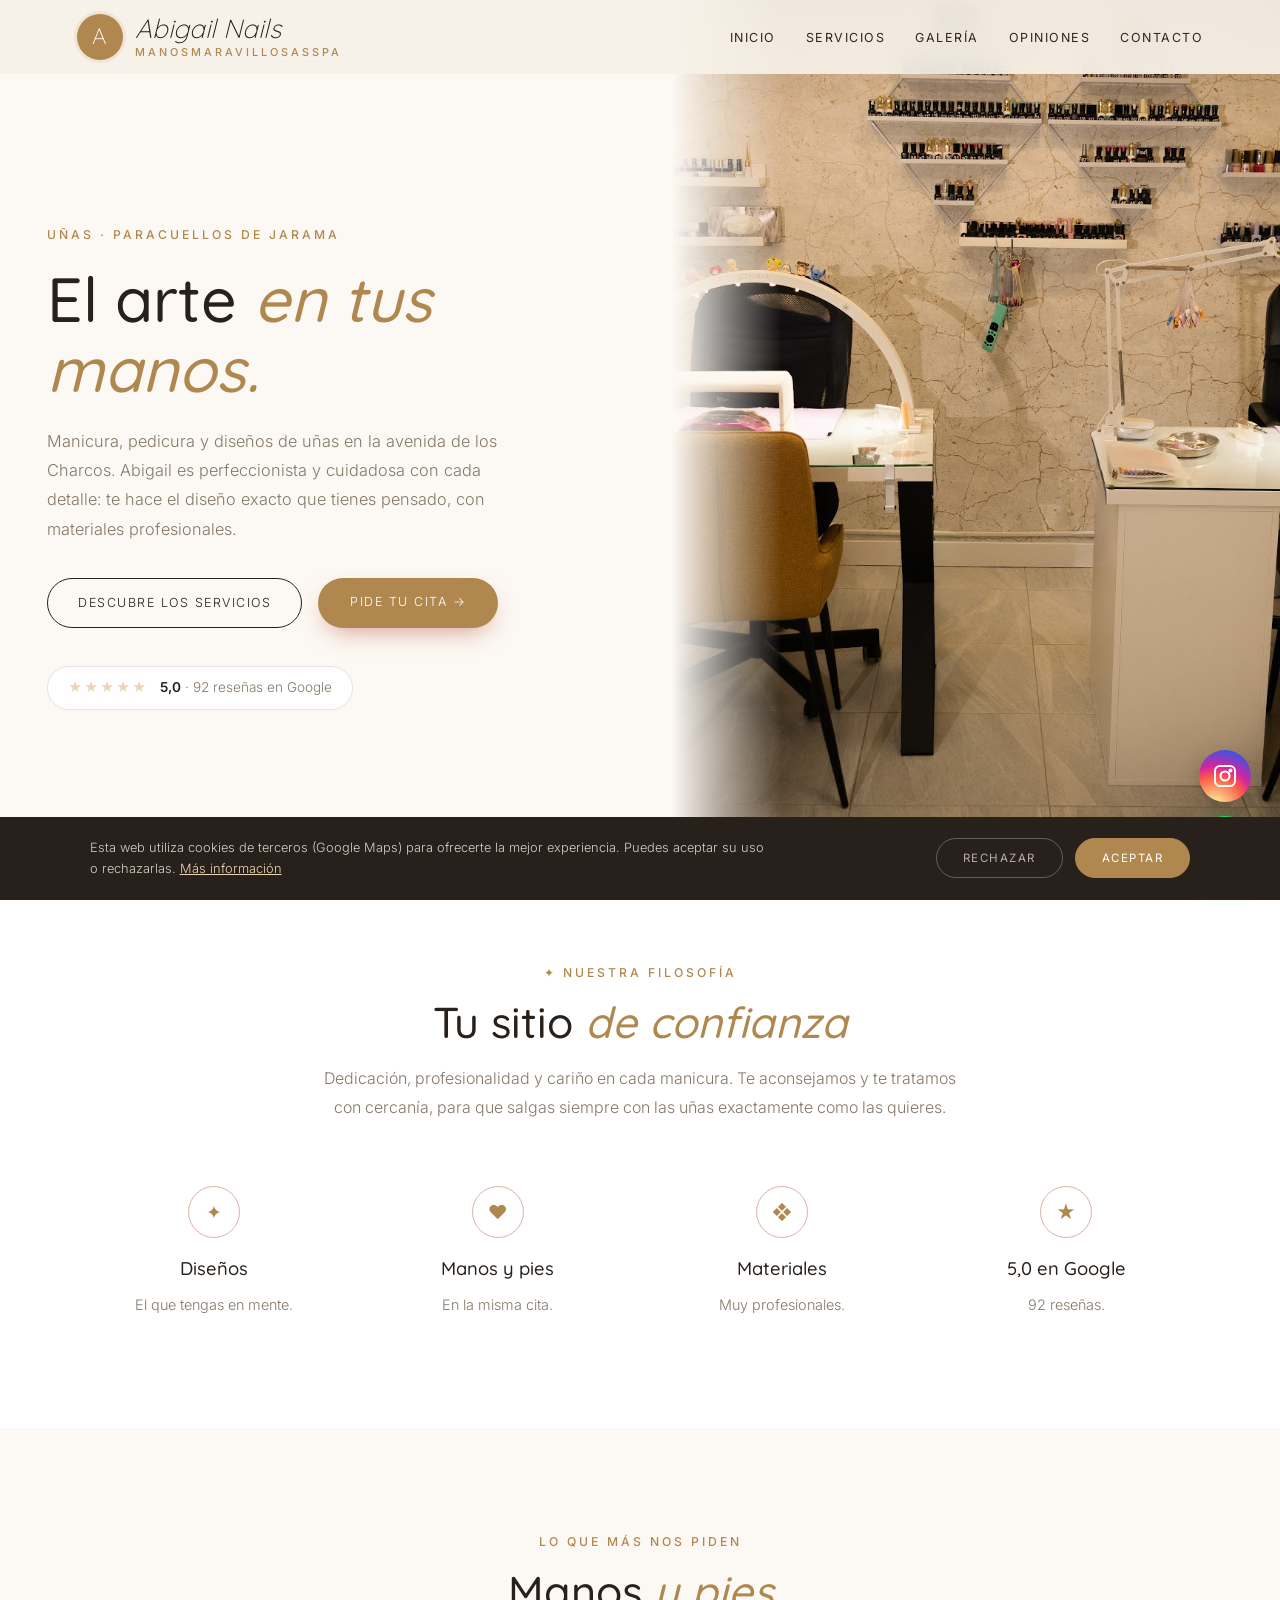
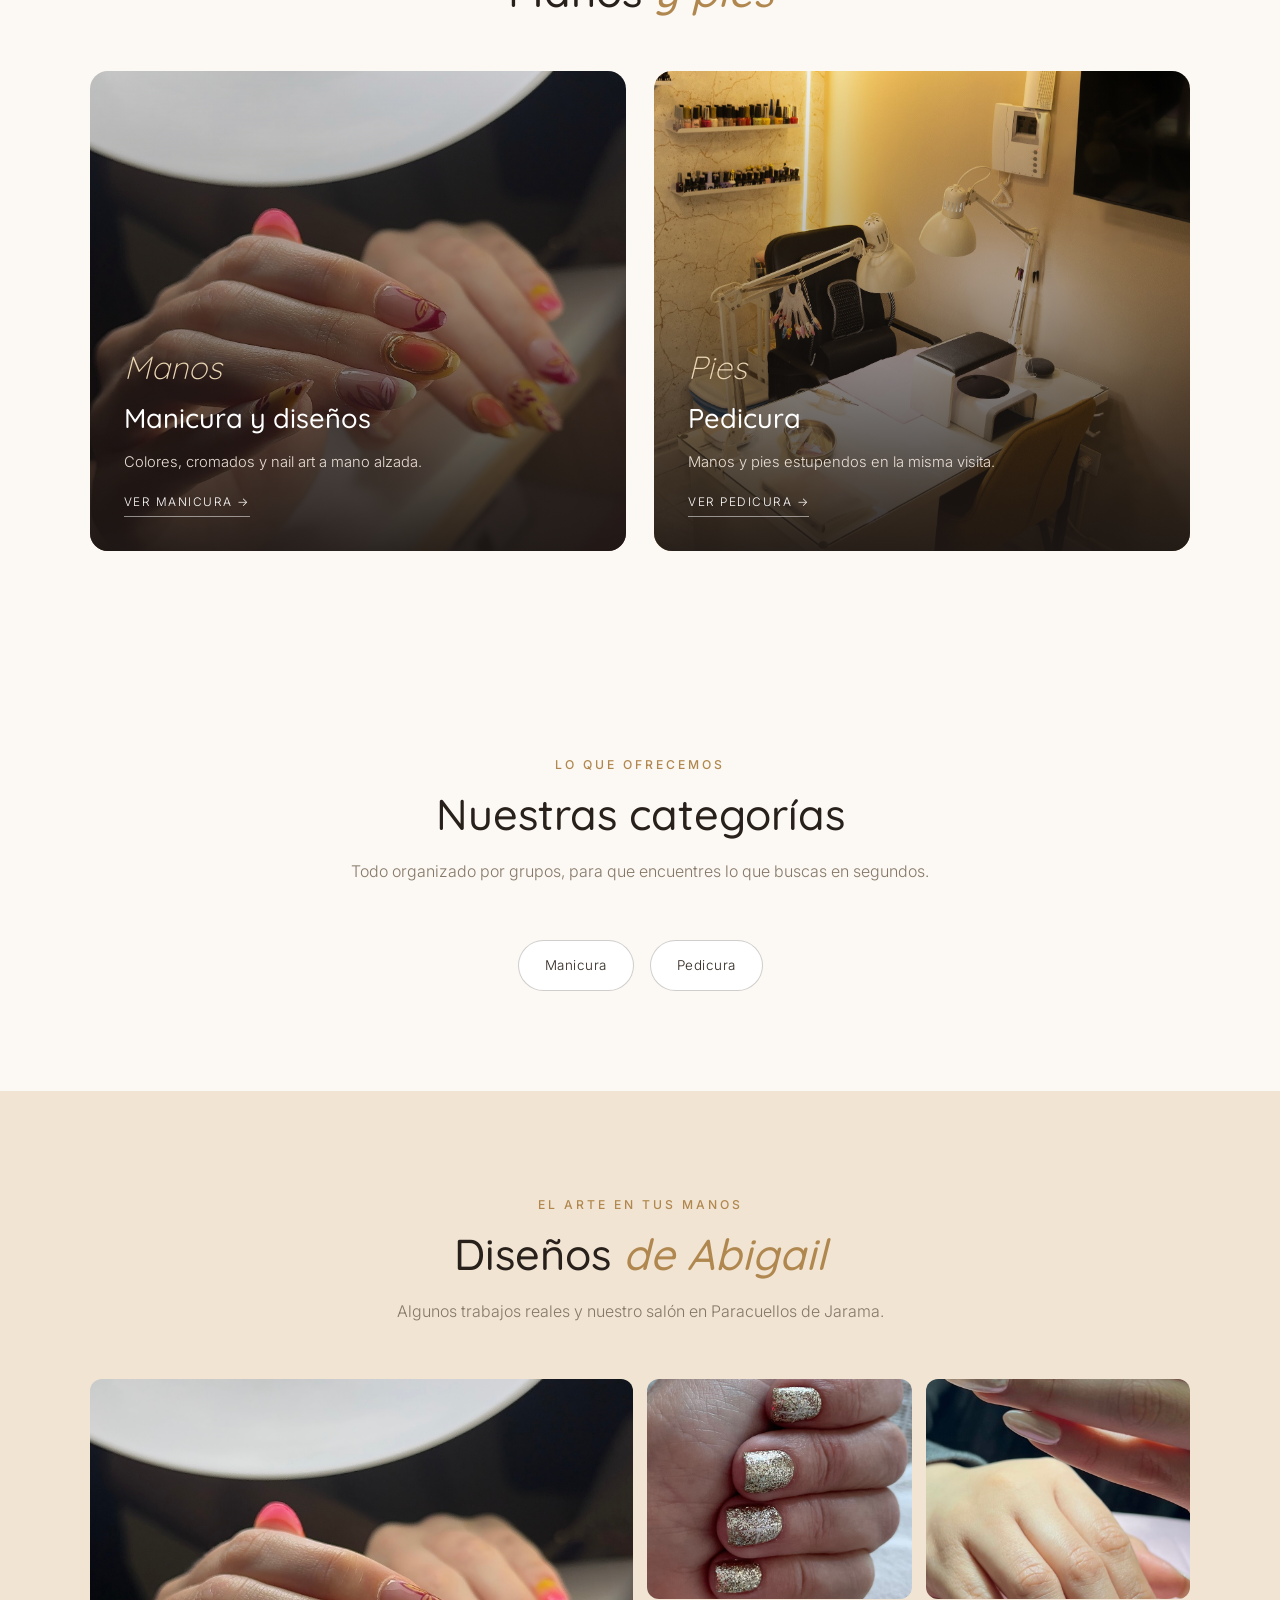
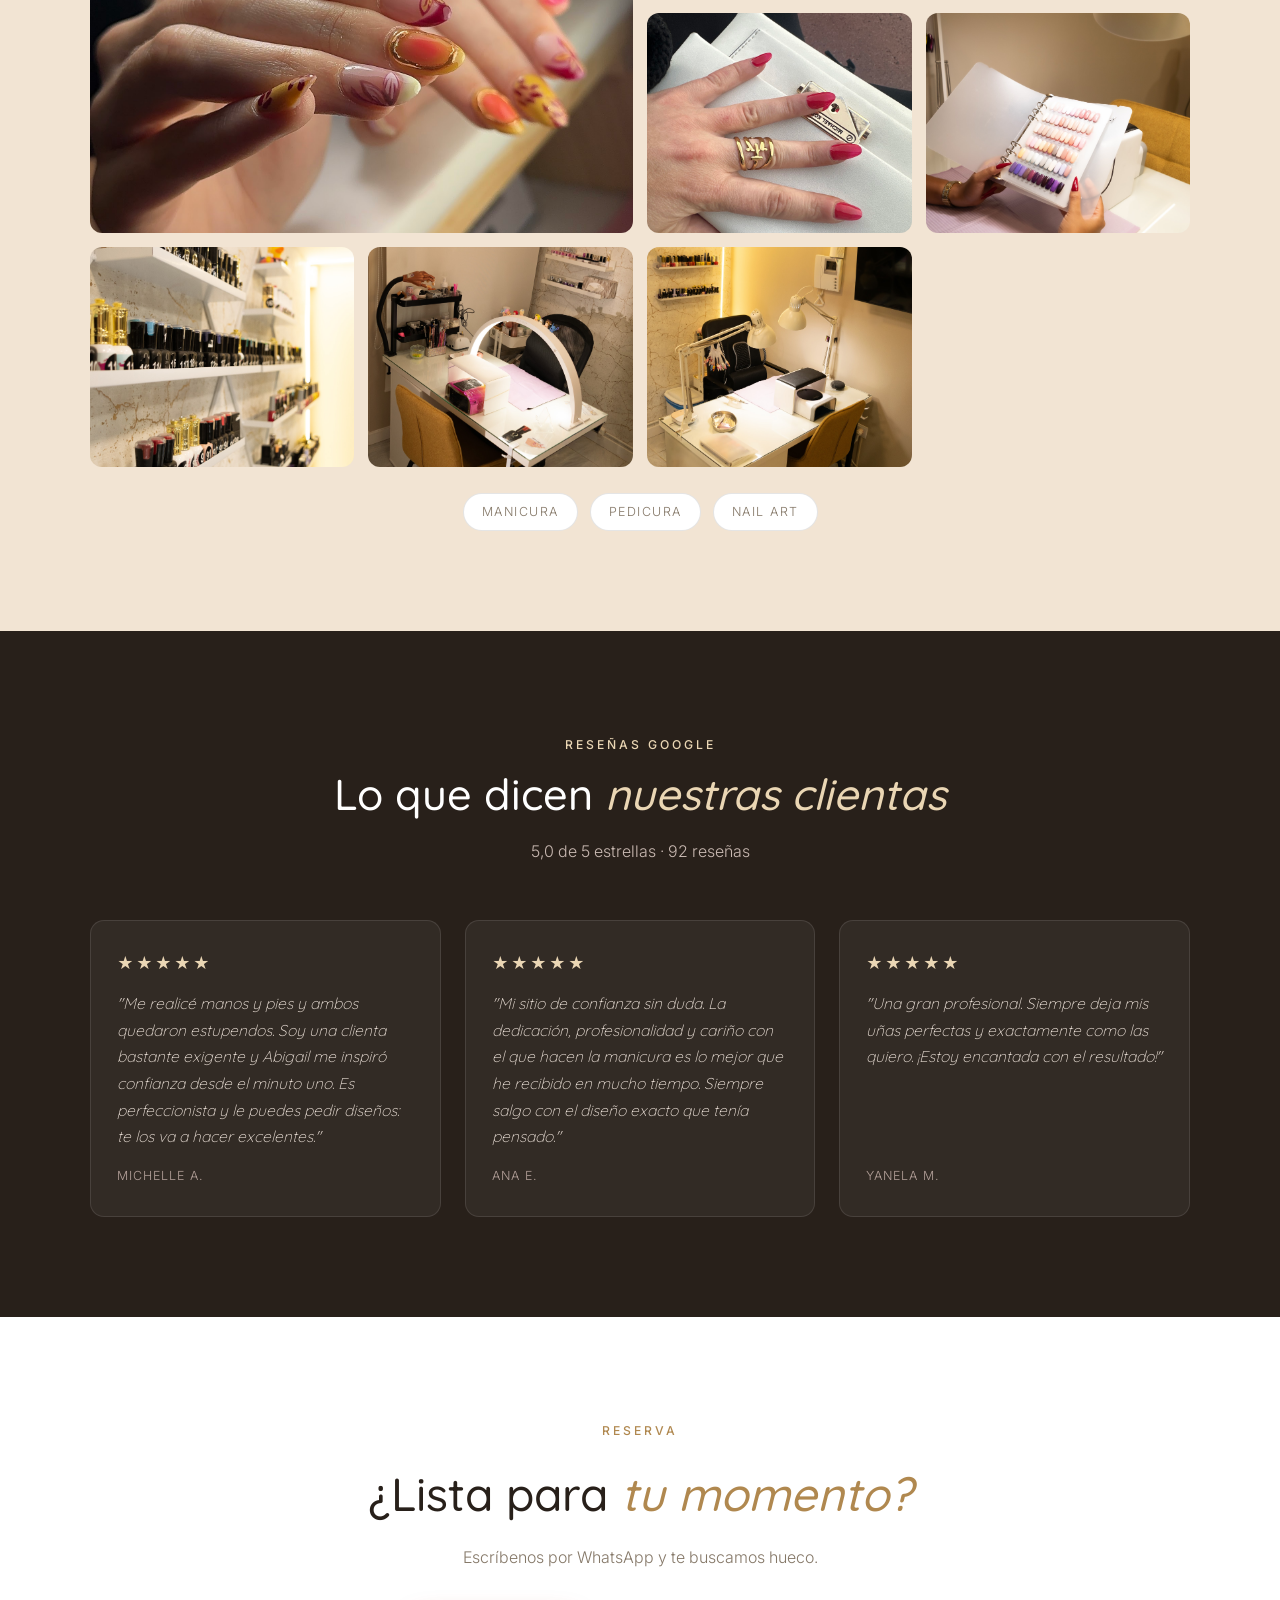
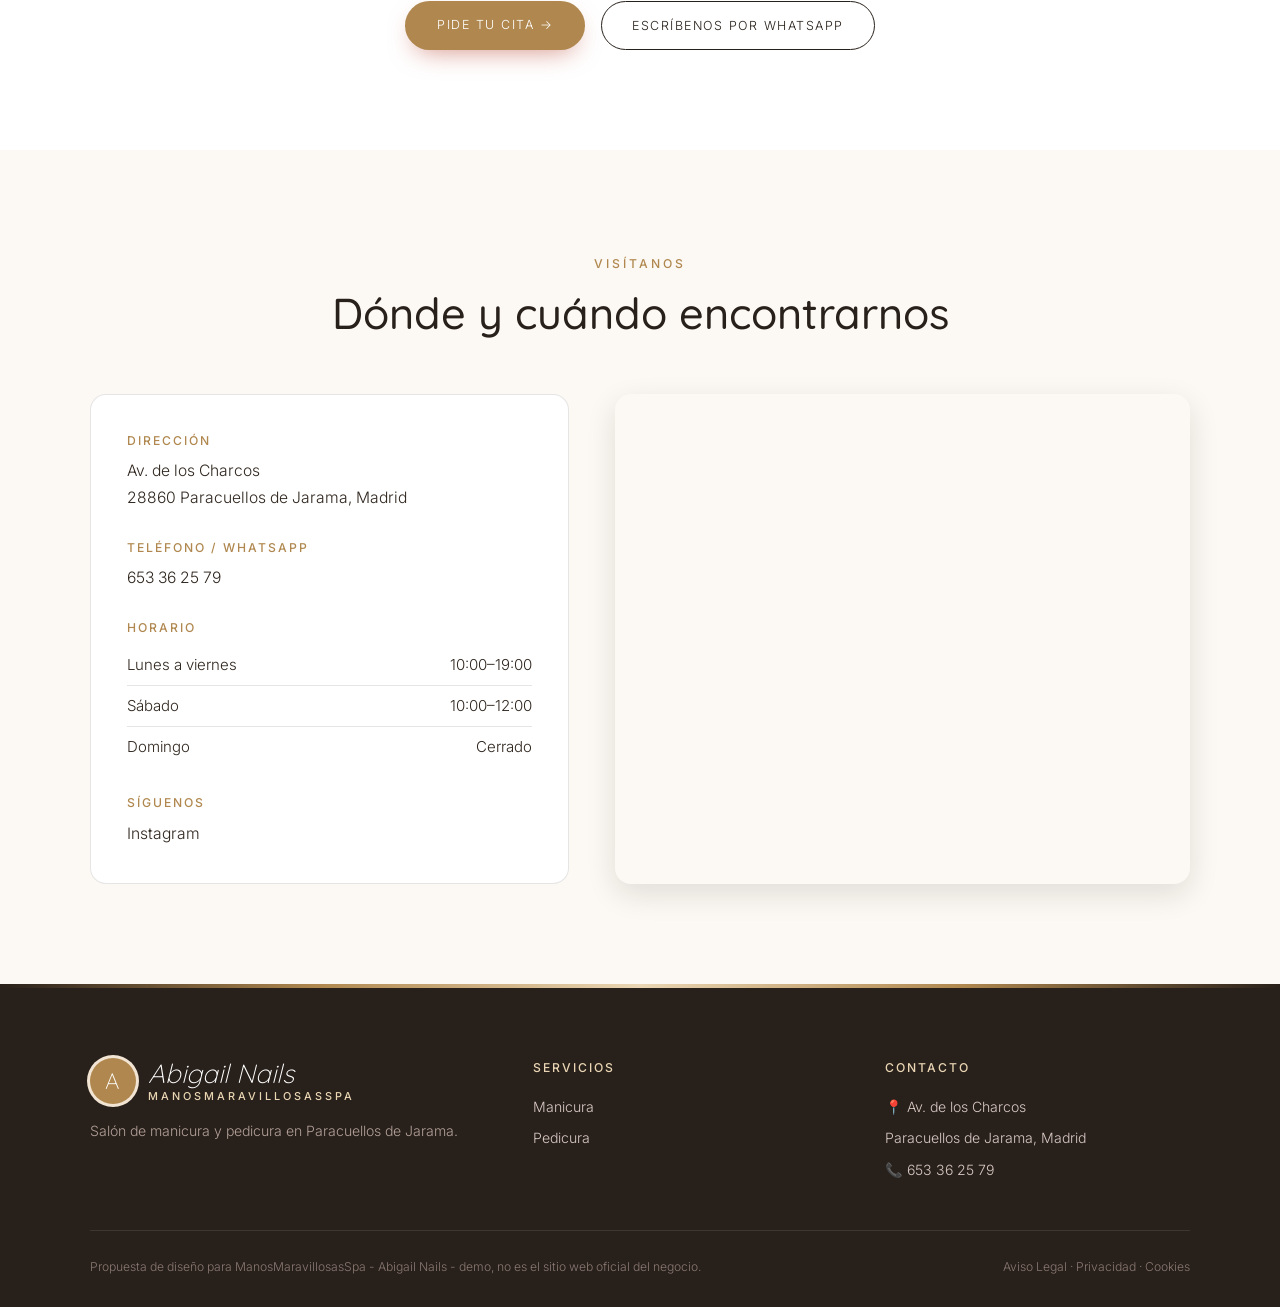
<file: index.html>
<!DOCTYPE html>
<html lang="es">
<head>
<meta charset="UTF-8">
<meta name="viewport" content="width=device-width, initial-scale=1.0">
<title>ManosMaravillosasSpa - Abigail Nails — Manicura, pedicura y diseños de uñas en Paracuellos de Jarama</title>
<meta name="description" content="ManosMaravillosasSpa - Abigail Nails, salón de manicura y pedicura en Av. de los Charcos, Paracuellos de Jarama. Manicura, pedicura y diseños de uñas con Abigail, perfeccionista y cuidadosa con el detalle. 5,0★ con 92 reseñas en Google.">
<meta name="theme-color" content="#28201a">
<meta property="og:title" content="ManosMaravillosasSpa - Abigail Nails · Paracuellos de Jarama">
<meta property="og:image" content="maps_01.jpg">

<link rel="preconnect" href="https://fonts.googleapis.com"><link rel="preconnect" href="https://fonts.gstatic.com" crossorigin><link href="https://fonts.googleapis.com/css2?family=Quicksand:wght@500;600&family=Inter:wght@300;400;500;600&display=swap" rel="stylesheet">
<link rel="stylesheet" href="styles.css">
</head>
<body>

<header id="header">
  <a href="index.html" class="logo" aria-label="ManosMaravillosasSpa - Abigail Nails, inicio"><span class="logo-mark">A</span><span class="logo-text"><span class="script">Abigail Nails</span><small>ManosMaravillosasSpa</small></span></a>
  <nav id="nav" aria-label="Navegación principal"><ul><li><a href="index.html#inicio">Inicio</a></li><li><a href="servicios.html">Servicios</a></li><li><a href="index.html#galeria">Galería</a></li><li><a href="index.html#opiniones">Opiniones</a></li><li><a href="index.html#contacto">Contacto</a></li></ul></nav><button class="nav-toggle" id="navToggle" aria-label="Abrir menú">☰</button>
</header>

<section class="hero" id="inicio">
  <div class="hero-text">
    <span class="eyebrow">Uñas · Paracuellos de Jarama</span>
    <h1>El arte <em>en tus manos.</em></h1>
    <p>Manicura, pedicura y diseños de uñas en la avenida de los Charcos. Abigail es perfeccionista y cuidadosa con cada detalle: te hace el diseño exacto que tienes pensado, con materiales profesionales.</p>
    <div class="hero-ctas">
      <a href="servicios.html" class="btn-outline">Descubre los servicios</a>
      <a href="https://wa.me/34653362579?text=Hola%2C%20quiero%20pedir%20cita%20en%20Abigail%20Nails" class="btn-solid" target="_blank" rel="noopener">Pide tu cita →</a>
    </div>
    <a class="hero-rating" href="https://www.google.com/maps/search/?api=1&query=ManosMaravillosasSpa+Abigail+Nails,+Avenida+de+los+Charcos,+Paracuellos+de+Jarama" target="_blank" rel="noopener"><span class="stars">★★★★★</span><span><strong>5,0</strong> · 92 reseñas en Google</span></a>
  </div>
  <div class="hero-img"><img src="maps_01.jpg" alt="Salón ManosMaravillosasSpa - Abigail Nails en Paracuellos de Jarama" style="object-position:center 50%;"></div>
</section>

<section class="trust">
  <div class="section-head">
    <span class="eyebrow">✦ Nuestra filosofía</span>
    <h2>Tu sitio <em>de confianza</em></h2>
    <p>Dedicación, profesionalidad y cariño en cada manicura. Te aconsejamos y te tratamos con cercanía, para que salgas siempre con las uñas exactamente como las quieres.</p>
  </div>
  <div class="trust-grid">
    <div class="trust-card"><span class="trust-ic">✦</span><h3>Diseños</h3><p>El que tengas en mente.</p></div>
    <div class="trust-card"><span class="trust-ic">♥</span><h3>Manos y pies</h3><p>En la misma cita.</p></div>
    <div class="trust-card"><span class="trust-ic">❖</span><h3>Materiales</h3><p>Muy profesionales.</p></div>
    <div class="trust-card"><span class="trust-ic">★</span><h3>5,0 en Google</h3><p>92 reseñas.</p></div>
  </div>
</section>

<section class="worlds">
  <div class="section-head">
    <span class="eyebrow">Lo que más nos piden</span>
    <h2>Manos <em>y pies</em></h2>
  </div>
  <div class="worlds-grid">
    <a href="servicios.html#manos" class="world-card"><img src="maps_08.jpg" alt="Manicura y diseños"><div class="world-text"><span class="script">Manos</span><h3>Manicura y diseños</h3><p>Colores, cromados y nail art a mano alzada.</p><span class="world-link">Ver manicura →</span></div></a>
    <a href="servicios.html#pies" class="world-card"><img src="maps_04.jpg" alt="Pedicura"><div class="world-text"><span class="script">Pies</span><h3>Pedicura</h3><p>Manos y pies estupendos en la misma visita.</p><span class="world-link">Ver pedicura →</span></div></a>
  </div>
</section>

<section>
  <div class="section-head">
    <span class="eyebrow">Lo que ofrecemos</span>
    <h2>Nuestras categorías</h2>
    <p>Todo organizado por grupos, para que encuentres lo que buscas en segundos.</p>
  </div>
  <div class="cat-pills">
    <a href="servicios.html#manos" class="cat-pill">Manicura</a>
    <a href="servicios.html#pies" class="cat-pill">Pedicura</a>
  </div>
</section>

<section class="gallery-wrap" id="galeria">
  <div class="section-head">
    <span class="eyebrow">El arte en tus manos</span>
    <h2>Diseños <em>de Abigail</em></h2>
    <p>Algunos trabajos reales y nuestro salón en Paracuellos de Jarama.</p>
  </div>
  <div class="gallery">
    <figure class="big"><img src="maps_08.jpg" alt="Diseño de uñas otoñal" loading="lazy"></figure>
    <figure><img src="maps_02.jpg" alt="Uñas doradas con brillo" loading="lazy"></figure>
    <figure><img src="maps_03.jpg" alt="Manicura nude perlada" loading="lazy"></figure>
    <figure><img src="maps_07.jpg" alt="Manicura en rojo" loading="lazy"></figure>
    <figure><img src="maps_10.jpg" alt="Carta de colores" loading="lazy"></figure>
    <figure><img src="maps_06.jpg" alt="Nuestra pared de esmaltes" loading="lazy"></figure>
    <figure><img src="maps_05.jpg" alt="Mesa de manicura" loading="lazy"></figure>
    <figure><img src="maps_04.jpg" alt="Puesto de trabajo" loading="lazy"></figure>
  </div>
  <div class="brands"><span>Manicura</span><span>Pedicura</span><span>Nail art</span></div>
</section>

<section class="reviews-wrap" id="opiniones">
  <div class="section-head">
    <span class="eyebrow">Reseñas Google</span>
    <h2>Lo que dicen <em>nuestras clientas</em></h2>
    <p>5,0 de 5 estrellas · 92 reseñas</p>
  </div>
  <div class="review-grid">
    <div class="review-card"><div class="stars">★★★★★</div><p>"Me realicé manos y pies y ambos quedaron estupendos. Soy una clienta bastante exigente y Abigail me inspiró confianza desde el minuto uno. Es perfeccionista y le puedes pedir diseños: te los va a hacer excelentes."</p><cite>Michelle A.</cite></div>
    <div class="review-card"><div class="stars">★★★★★</div><p>"Mi sitio de confianza sin duda. La dedicación, profesionalidad y cariño con el que hacen la manicura es lo mejor que he recibido en mucho tiempo. Siempre salgo con el diseño exacto que tenía pensado."</p><cite>Ana E.</cite></div>
    <div class="review-card"><div class="stars">★★★★★</div><p>"Una gran profesional. Siempre deja mis uñas perfectas y exactamente como las quiero. ¡Estoy encantada con el resultado!"</p><cite>Yanela M.</cite></div>
  </div>
</section>

<section class="cta-section">
  <span class="eyebrow">Reserva</span>
  <h2>¿Lista para <em>tu momento?</em></h2>
  <p>Escríbenos por WhatsApp y te buscamos hueco.</p>
  <div class="cta-row">
    <a href="https://wa.me/34653362579?text=Hola%2C%20quiero%20pedir%20cita%20en%20Abigail%20Nails" class="btn-solid" target="_blank" rel="noopener">Pide tu cita →</a>
    <a href="https://wa.me/34653362579?text=Hola%2C%20quiero%20pedir%20cita%20en%20Abigail%20Nails" class="btn-outline" target="_blank" rel="noopener">Escríbenos por WhatsApp</a>
  </div>
</section>

<section class="contact-section" id="contacto">
  <div class="section-head">
    <span class="eyebrow">Visítanos</span>
    <h2>Dónde y cuándo encontrarnos</h2>
  </div>
  <div class="contact-grid">
    <div class="contact-info">
      <div class="contact-block"><h3>Dirección</h3><p>Av. de los Charcos<br>28860 Paracuellos de Jarama, Madrid</p></div>
      <div class="contact-block"><h3>Teléfono / WhatsApp</h3><p><a href="tel:+34653362579">653 36 25 79</a></p></div>
      <div class="contact-block"><h3>Horario</h3><ul class="hours-list"><li><span>Lunes a viernes</span><span>10:00–19:00</span></li><li><span>Sábado</span><span>10:00–12:00</span></li><li><span>Domingo</span><span>Cerrado</span></li></ul></div>
      <div class="contact-block"><h3>Síguenos</h3><p><a href="https://www.instagram.com/abigailnailsartss/" target="_blank" rel="noopener">Instagram</a></p></div>
    </div>
    <div class="contact-map">
      <iframe title="Mapa de ManosMaravillosasSpa - Abigail Nails" src="https://www.google.com/maps?q=ManosMaravillosasSpa+Abigail+Nails,+Avenida+de+los+Charcos,+Paracuellos+de+Jarama&output=embed" width="100%" height="100%" style="border:0;" allowfullscreen="" loading="lazy" referrerpolicy="no-referrer-when-downgrade"></iframe>
    </div>
  </div>
</section>

<footer>
  <div class="footer-grid">
    <div class="footer-brand">
      <a href="index.html" class="logo light"><span class="logo-mark">A</span><span class="logo-text"><span class="script">Abigail Nails</span><small>ManosMaravillosasSpa</small></span></a>
      <p>Salón de manicura y pedicura en Paracuellos de Jarama.</p>
    </div>
    <div><h4>Servicios</h4><ul><li><a href="servicios.html#manos">Manicura</a></li><li><a href="servicios.html#pies">Pedicura</a></li></ul></div>
    <div><h4>Contacto</h4><ul><li>📍 Av. de los Charcos</li><li>Paracuellos de Jarama, Madrid</li><li>📞 <a href="tel:+34653362579">653 36 25 79</a></li></ul></div>
  </div>
  <div class="footer-bottom">
    <span>Propuesta de diseño para ManosMaravillosasSpa - Abigail Nails - demo, no es el sitio web oficial del negocio.</span>
    <span><a href="aviso-legal.html">Aviso Legal</a> &middot; <a href="politica-privacidad.html">Privacidad</a> &middot; <a href="politica-cookies.html">Cookies</a></span>
  </div>
</footer>

<div id="cookie-banner" class="cookie-banner"><p>Esta web utiliza cookies de terceros (Google Maps) para ofrecerte la mejor experiencia. Puedes aceptar su uso o rechazarlas. <a href="politica-cookies.html">Más información</a></p><div class="cookie-actions"><button onclick="setCookieChoice('rejected')" class="ck-reject">Rechazar</button><button onclick="setCookieChoice('accepted')" class="ck-accept">Aceptar</button></div></div>
<div class="social-fabs"><a class="ig-fab" href="https://www.instagram.com/abigailnailsartss/" target="_blank" rel="noopener" aria-label="Visitar Instagram"><svg width="24" height="24" viewBox="0 0 24 24" fill="none" stroke="white" stroke-width="2"><rect x="2" y="2" width="20" height="20" rx="5"/><circle cx="12" cy="12" r="4.5"/><circle cx="17.5" cy="6.5" r="1" fill="white"/></svg></a><a class="wa-fab" href="https://wa.me/34653362579?text=Hola%2C%20quiero%20pedir%20cita%20en%20Abigail%20Nails" target="_blank" rel="noopener" aria-label="Escribir por WhatsApp"><svg width="28" height="28" viewBox="0 0 24 24" fill="white"><path d="M17.5 14.4c-.3-.1-1.8-.9-2-1s-.5-.1-.7.1-.8 1-.9 1.2-.3.2-.6.1a8.2 8.2 0 0 1-2.4-1.5 9 9 0 0 1-1.7-2.1c-.2-.3 0-.5.1-.6l.4-.5.3-.5v-.5l-.9-2.2c-.2-.6-.5-.5-.7-.5h-.6a1.1 1.1 0 0 0-.8.4 3.4 3.4 0 0 0-1 2.5 5.9 5.9 0 0 0 1.2 3.1 13.5 13.5 0 0 0 5.2 4.6c2.6 1 2.6.7 3.1.6a2.6 2.6 0 0 0 1.7-1.2 2.1 2.1 0 0 0 .2-1.2c-.1-.1-.3-.2-.6-.3ZM12 21.8a9.8 9.8 0 0 1-5-1.4l-.4-.2-3.7 1 1-3.6-.2-.4A9.8 9.8 0 1 1 12 21.8Zm8.4-18.3A11.8 11.8 0 0 0 1.8 17.7L.2 23.8l6.3-1.6a11.8 11.8 0 0 0 5.6 1.4A11.8 11.8 0 0 0 20.4 3.5Z"/></svg></a></div>
<script src="main.js"></script>
</body>
</html>
</file>
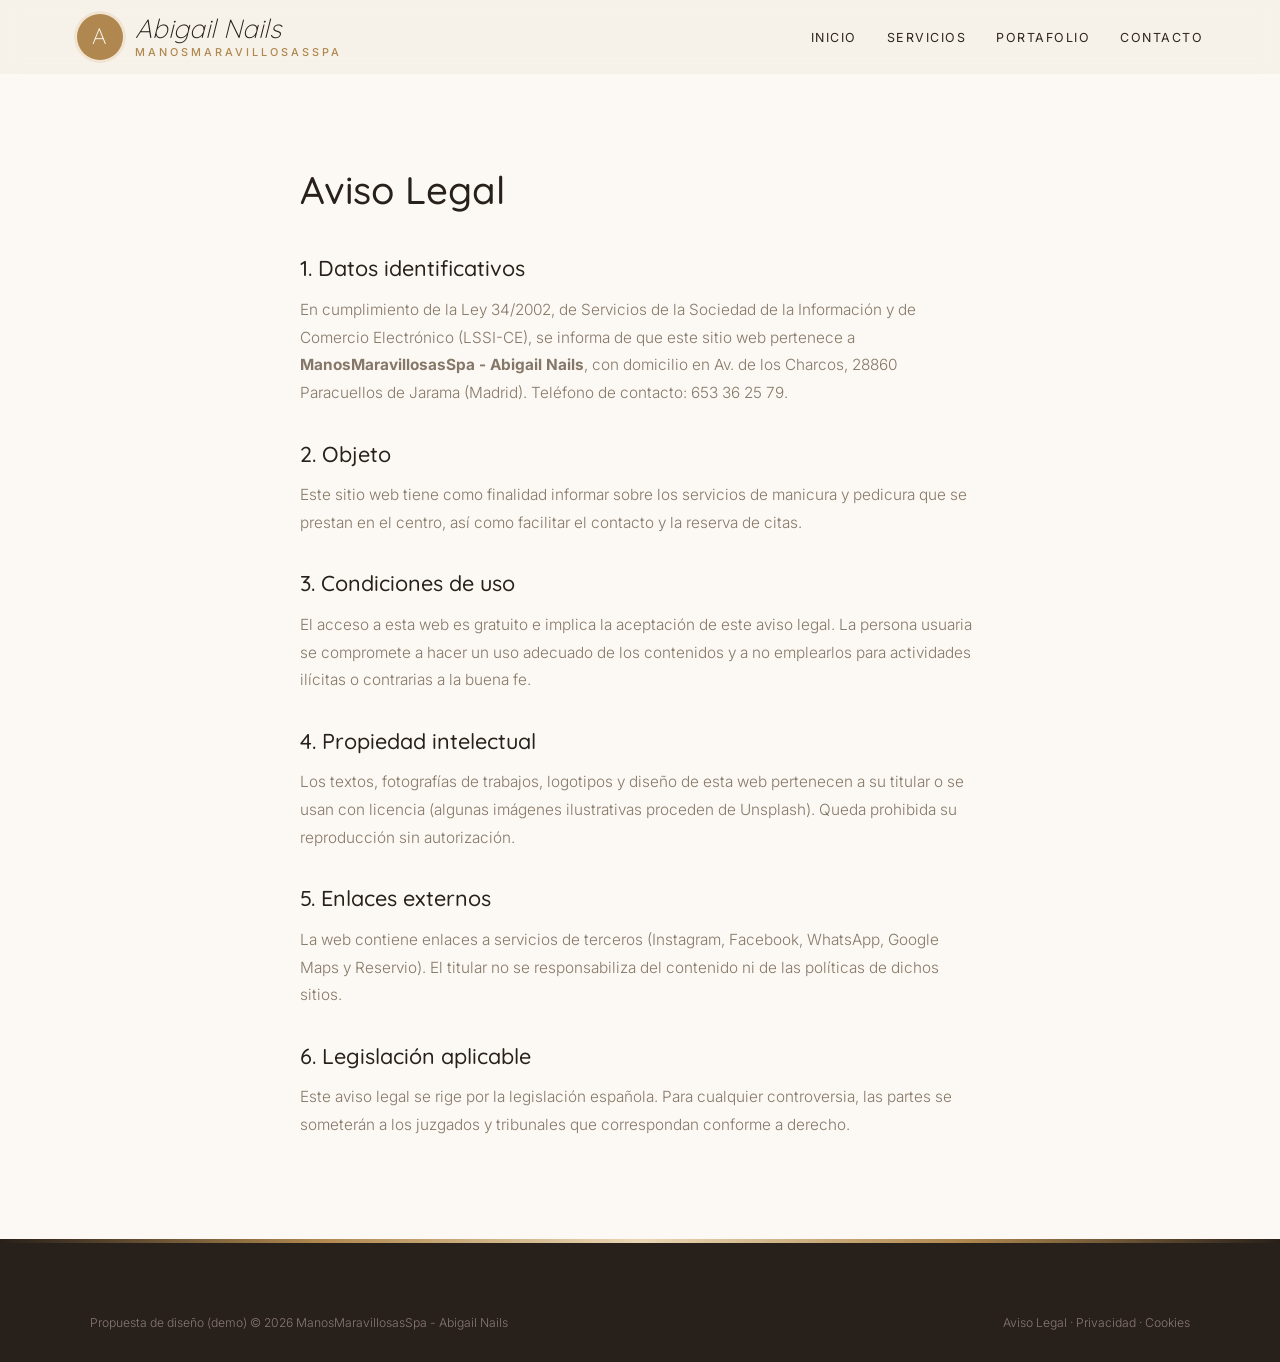
<file: aviso-legal.html>
<!DOCTYPE html>
<html lang="es">
<head>
<meta charset="UTF-8">
<meta name="viewport" content="width=device-width, initial-scale=1.0">
<title>Aviso Legal — ManosMaravillosasSpa - Abigail Nails</title>
<meta name="robots" content="noindex">

<link rel="preconnect" href="https://fonts.googleapis.com">
<link href="https://fonts.googleapis.com/css2?family=Quicksand:wght@500;600&family=Inter:wght@300;400;500;600&display=swap" rel="stylesheet">
<link rel="stylesheet" href="styles.css">
</head>
<body>
<header id="header" class="scrolled">
  <a href="index.html" class="logo" aria-label="ManosMaravillosasSpa - Abigail Nails, inicio">
    <span class="logo-mark">A</span>
    <span class="logo-text"><span class="script">Abigail Nails</span><small>ManosMaravillosasSpa</small></span>
  </a>
  <nav id="nav" aria-label="Navegación principal">
    <ul>
      <li><a href="index.html#inicio">Inicio</a></li>
      <li><a href="servicios.html">Servicios</a></li>
      <li><a href="portafolio.html">Portafolio</a></li>
      <li><a href="index.html#contacto">Contacto</a></li>
    </ul>
  </nav>
  <button class="nav-toggle" id="navToggle" aria-label="Abrir menú">☰</button>
</header>
<main class="legal"><h1>Aviso Legal</h1>
<h2>1. Datos identificativos</h2>
<p>En cumplimiento de la Ley 34/2002, de Servicios de la Sociedad de la Información y de Comercio Electrónico (LSSI-CE), se informa de que este sitio web pertenece a <strong>ManosMaravillosasSpa - Abigail Nails</strong>, con domicilio en Av. de los Charcos, 28860 Paracuellos de Jarama (Madrid). Teléfono de contacto: 653 36 25 79.</p>
<h2>2. Objeto</h2>
<p>Este sitio web tiene como finalidad informar sobre los servicios de manicura y pedicura que se prestan en el centro, así como facilitar el contacto y la reserva de citas.</p>
<h2>3. Condiciones de uso</h2>
<p>El acceso a esta web es gratuito e implica la aceptación de este aviso legal. La persona usuaria se compromete a hacer un uso adecuado de los contenidos y a no emplearlos para actividades ilícitas o contrarias a la buena fe.</p>
<h2>4. Propiedad intelectual</h2>
<p>Los textos, fotografías de trabajos, logotipos y diseño de esta web pertenecen a su titular o se usan con licencia (algunas imágenes ilustrativas proceden de Unsplash). Queda prohibida su reproducción sin autorización.</p>
<h2>5. Enlaces externos</h2>
<p>La web contiene enlaces a servicios de terceros (Instagram, Facebook, WhatsApp, Google Maps y Reservio). El titular no se responsabiliza del contenido ni de las políticas de dichos sitios.</p>
<h2>6. Legislación aplicable</h2>
<p>Este aviso legal se rige por la legislación española. Para cualquier controversia, las partes se someterán a los juzgados y tribunales que correspondan conforme a derecho.</p></main>
<footer>
  <div class="footer-bottom" style="margin-top:0">
    <span>Propuesta de diseño (demo) © 2026 ManosMaravillosasSpa - Abigail Nails</span>
    <span><a href="aviso-legal.html">Aviso Legal</a> &middot; <a href="politica-privacidad.html">Privacidad</a> &middot; <a href="politica-cookies.html">Cookies</a></span>
  </div>
</footer>
<script src="main.js"></script>
</body>
</html>
</file>
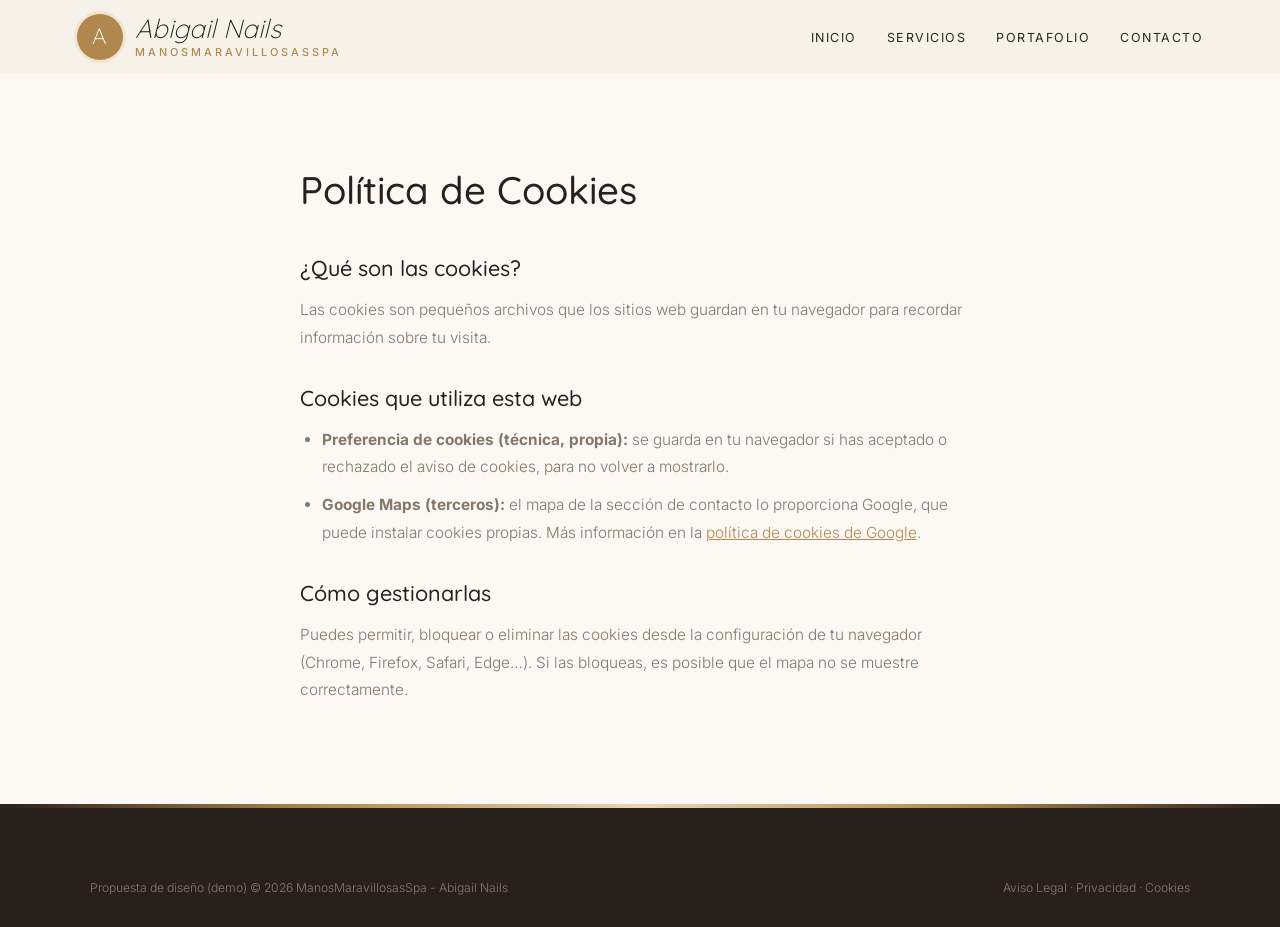
<file: politica-cookies.html>
<!DOCTYPE html>
<html lang="es">
<head>
<meta charset="UTF-8">
<meta name="viewport" content="width=device-width, initial-scale=1.0">
<title>Política de Cookies — ManosMaravillosasSpa - Abigail Nails</title>
<meta name="robots" content="noindex">

<link rel="preconnect" href="https://fonts.googleapis.com">
<link href="https://fonts.googleapis.com/css2?family=Quicksand:wght@500;600&family=Inter:wght@300;400;500;600&display=swap" rel="stylesheet">
<link rel="stylesheet" href="styles.css">
</head>
<body>
<header id="header" class="scrolled">
  <a href="index.html" class="logo" aria-label="ManosMaravillosasSpa - Abigail Nails, inicio">
    <span class="logo-mark">A</span>
    <span class="logo-text"><span class="script">Abigail Nails</span><small>ManosMaravillosasSpa</small></span>
  </a>
  <nav id="nav" aria-label="Navegación principal">
    <ul>
      <li><a href="index.html#inicio">Inicio</a></li>
      <li><a href="servicios.html">Servicios</a></li>
      <li><a href="portafolio.html">Portafolio</a></li>
      <li><a href="index.html#contacto">Contacto</a></li>
    </ul>
  </nav>
  <button class="nav-toggle" id="navToggle" aria-label="Abrir menú">☰</button>
</header>
<main class="legal"><h1>Política de Cookies</h1>
<h2>¿Qué son las cookies?</h2>
<p>Las cookies son pequeños archivos que los sitios web guardan en tu navegador para recordar información sobre tu visita.</p>
<h2>Cookies que utiliza esta web</h2>
<ul>
<li><strong>Preferencia de cookies (técnica, propia):</strong> se guarda en tu navegador si has aceptado o rechazado el aviso de cookies, para no volver a mostrarlo.</li>
<li><strong>Google Maps (terceros):</strong> el mapa de la sección de contacto lo proporciona Google, que puede instalar cookies propias. Más información en la <a href="https://policies.google.com/technologies/cookies" target="_blank" rel="noopener">política de cookies de Google</a>.</li>
</ul>
<h2>Cómo gestionarlas</h2>
<p>Puedes permitir, bloquear o eliminar las cookies desde la configuración de tu navegador (Chrome, Firefox, Safari, Edge…). Si las bloqueas, es posible que el mapa no se muestre correctamente.</p></main>
<footer>
  <div class="footer-bottom" style="margin-top:0">
    <span>Propuesta de diseño (demo) © 2026 ManosMaravillosasSpa - Abigail Nails</span>
    <span><a href="aviso-legal.html">Aviso Legal</a> &middot; <a href="politica-privacidad.html">Privacidad</a> &middot; <a href="politica-cookies.html">Cookies</a></span>
  </div>
</footer>
<script src="main.js"></script>
</body>
</html>
</file>
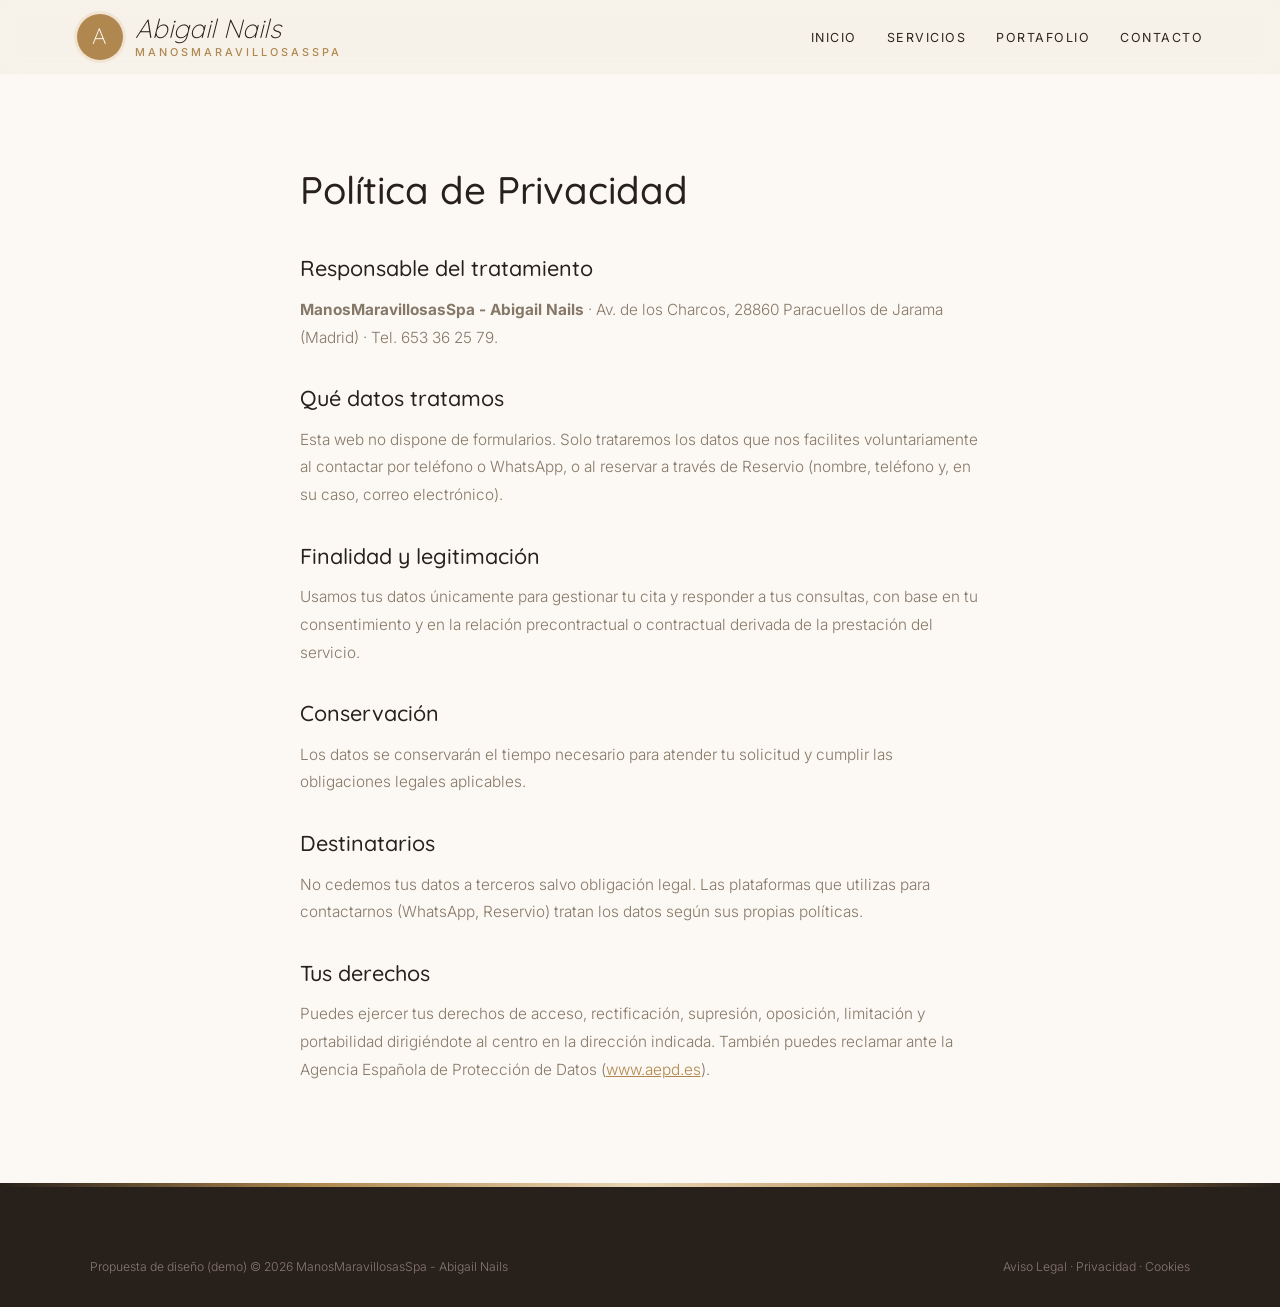
<file: politica-privacidad.html>
<!DOCTYPE html>
<html lang="es">
<head>
<meta charset="UTF-8">
<meta name="viewport" content="width=device-width, initial-scale=1.0">
<title>Política de Privacidad — ManosMaravillosasSpa - Abigail Nails</title>
<meta name="robots" content="noindex">

<link rel="preconnect" href="https://fonts.googleapis.com">
<link href="https://fonts.googleapis.com/css2?family=Quicksand:wght@500;600&family=Inter:wght@300;400;500;600&display=swap" rel="stylesheet">
<link rel="stylesheet" href="styles.css">
</head>
<body>
<header id="header" class="scrolled">
  <a href="index.html" class="logo" aria-label="ManosMaravillosasSpa - Abigail Nails, inicio">
    <span class="logo-mark">A</span>
    <span class="logo-text"><span class="script">Abigail Nails</span><small>ManosMaravillosasSpa</small></span>
  </a>
  <nav id="nav" aria-label="Navegación principal">
    <ul>
      <li><a href="index.html#inicio">Inicio</a></li>
      <li><a href="servicios.html">Servicios</a></li>
      <li><a href="portafolio.html">Portafolio</a></li>
      <li><a href="index.html#contacto">Contacto</a></li>
    </ul>
  </nav>
  <button class="nav-toggle" id="navToggle" aria-label="Abrir menú">☰</button>
</header>
<main class="legal"><h1>Política de Privacidad</h1>
<h2>Responsable del tratamiento</h2>
<p><strong>ManosMaravillosasSpa - Abigail Nails</strong> · Av. de los Charcos, 28860 Paracuellos de Jarama (Madrid) · Tel. 653 36 25 79.</p>
<h2>Qué datos tratamos</h2>
<p>Esta web no dispone de formularios. Solo trataremos los datos que nos facilites voluntariamente al contactar por teléfono o WhatsApp, o al reservar a través de Reservio (nombre, teléfono y, en su caso, correo electrónico).</p>
<h2>Finalidad y legitimación</h2>
<p>Usamos tus datos únicamente para gestionar tu cita y responder a tus consultas, con base en tu consentimiento y en la relación precontractual o contractual derivada de la prestación del servicio.</p>
<h2>Conservación</h2>
<p>Los datos se conservarán el tiempo necesario para atender tu solicitud y cumplir las obligaciones legales aplicables.</p>
<h2>Destinatarios</h2>
<p>No cedemos tus datos a terceros salvo obligación legal. Las plataformas que utilizas para contactarnos (WhatsApp, Reservio) tratan los datos según sus propias políticas.</p>
<h2>Tus derechos</h2>
<p>Puedes ejercer tus derechos de acceso, rectificación, supresión, oposición, limitación y portabilidad dirigiéndote al centro en la dirección indicada. También puedes reclamar ante la Agencia Española de Protección de Datos (<a href="https://www.aepd.es" target="_blank" rel="noopener">www.aepd.es</a>).</p></main>
<footer>
  <div class="footer-bottom" style="margin-top:0">
    <span>Propuesta de diseño (demo) © 2026 ManosMaravillosasSpa - Abigail Nails</span>
    <span><a href="aviso-legal.html">Aviso Legal</a> &middot; <a href="politica-privacidad.html">Privacidad</a> &middot; <a href="politica-cookies.html">Cookies</a></span>
  </div>
</footer>
<script src="main.js"></script>
</body>
</html>
</file>
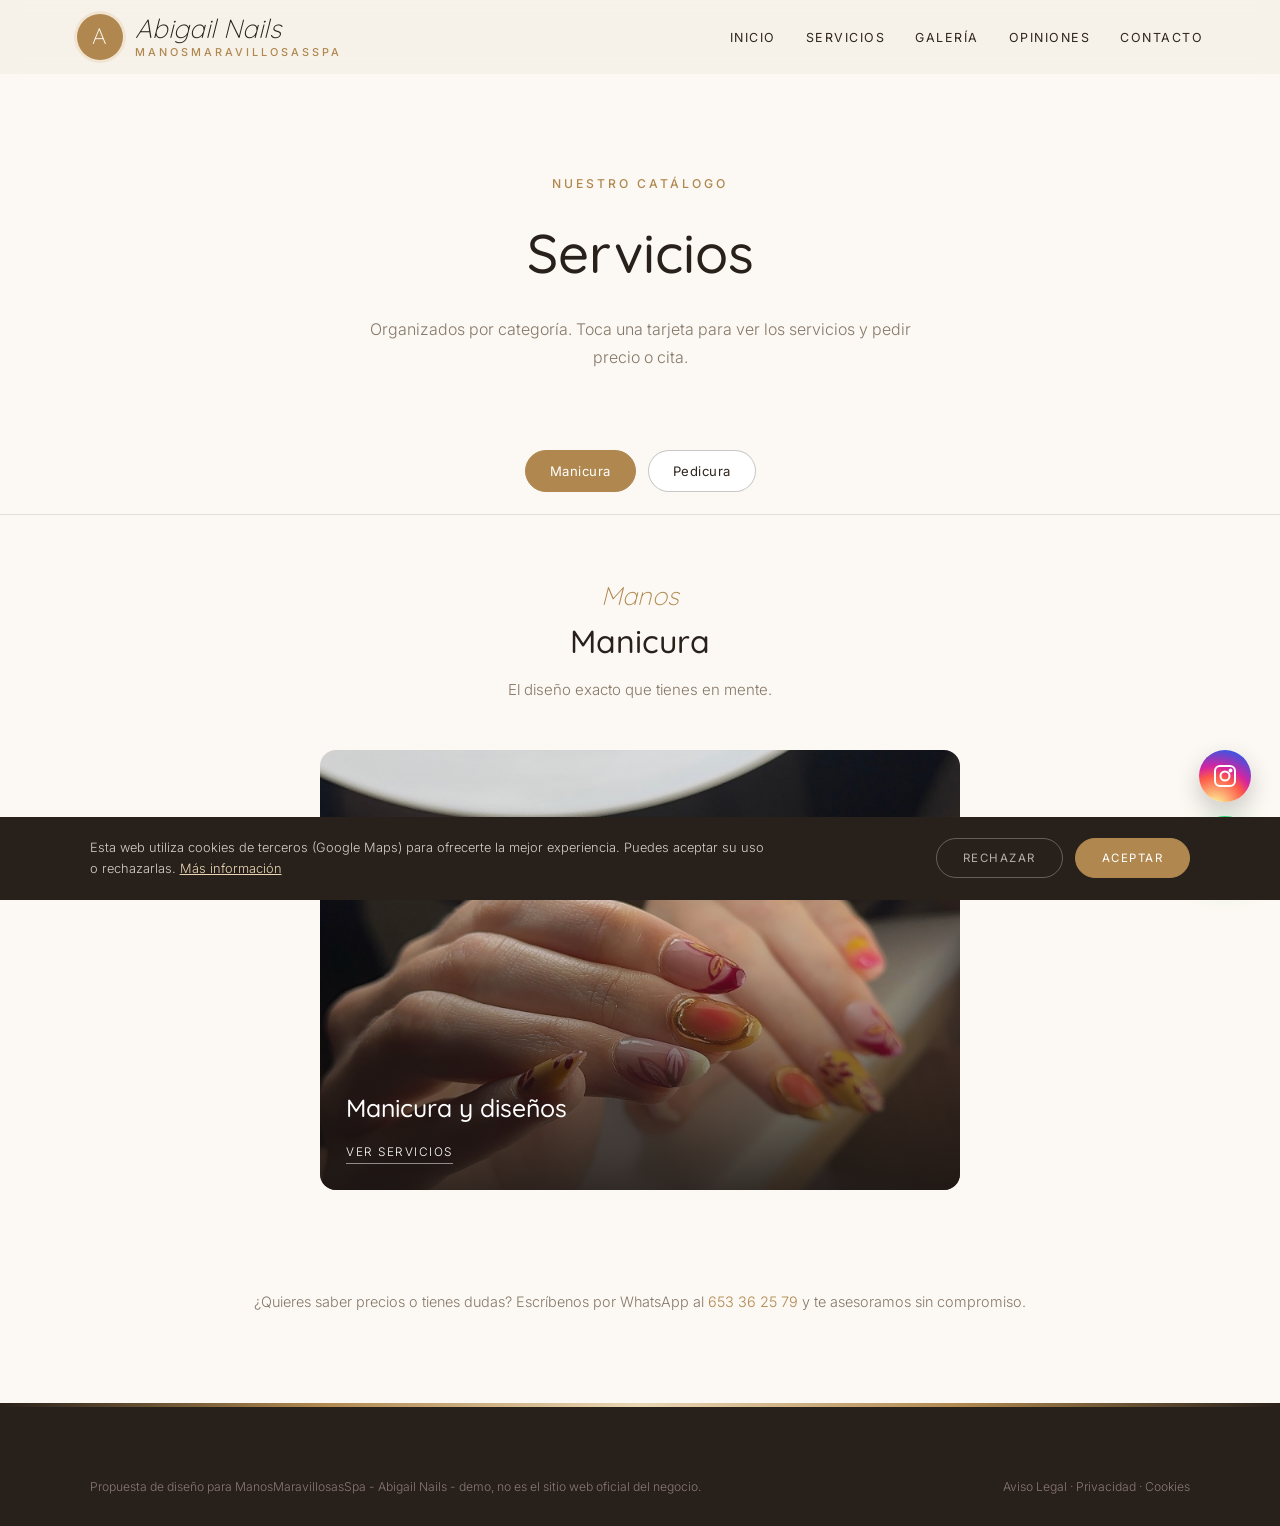
<file: servicios.html>
<!DOCTYPE html>
<html lang="es">
<head>
<meta charset="UTF-8">
<meta name="viewport" content="width=device-width, initial-scale=1.0">
<title>Servicios — ManosMaravillosasSpa - Abigail Nails · Paracuellos de Jarama</title>
<meta name="description" content="Servicios de ManosMaravillosasSpa - Abigail Nails en Paracuellos de Jarama.">

<link rel="preconnect" href="https://fonts.googleapis.com"><link rel="preconnect" href="https://fonts.gstatic.com" crossorigin><link href="https://fonts.googleapis.com/css2?family=Quicksand:wght@500;600&family=Inter:wght@300;400;500;600&display=swap" rel="stylesheet">
<link rel="stylesheet" href="styles.css">
</head>
<body>

<header id="header" class="scrolled">
  <a href="index.html" class="logo" aria-label="ManosMaravillosasSpa - Abigail Nails, inicio"><span class="logo-mark">A</span><span class="logo-text"><span class="script">Abigail Nails</span><small>ManosMaravillosasSpa</small></span></a>
  <nav id="nav" aria-label="Navegación principal"><ul><li><a href="index.html#inicio">Inicio</a></li><li><a href="servicios.html">Servicios</a></li><li><a href="index.html#galeria">Galería</a></li><li><a href="index.html#opiniones">Opiniones</a></li><li><a href="index.html#contacto">Contacto</a></li></ul></nav><button class="nav-toggle" id="navToggle" aria-label="Abrir menú">☰</button>
</header>

<div class="page-hero">
  <span class="eyebrow">Nuestro catálogo</span>
  <h1>Servicios</h1>
  <p>Organizados por categoría. Toca una tarjeta para ver los servicios y pedir precio o cita.</p>
</div>

<div class="tabs">
  <button class="tab-btn active" data-tab="manos">Manicura</button>
  <button class="tab-btn" data-tab="pies">Pedicura</button>
  
</div>

<div class="tab-panel active" id="manos">
  <div class="tab-intro"><span class="script">Manos</span><h2>Manicura</h2><p>El diseño exacto que tienes en mente.</p></div>
  <div class="cat-grid single">
    <div class="cat-card" onclick="openModal('manicura')"><img src="maps_08.jpg" alt="Manicura y diseños" loading="lazy"><div class="cat-card-text"><h3>Manicura y diseños</h3><span>Ver servicios</span></div></div>
  </div>
</div>

<div class="tab-panel" id="pies">
  <div class="tab-intro"><span class="script">Pies</span><h2>Pedicura</h2><p>Pies cuidados.</p></div>
  <div class="cat-grid single">
    <div class="cat-card" onclick="openModal('pedicura')"><img src="maps_04.jpg" alt="Pedicura" loading="lazy"><div class="cat-card-text"><h3>Pedicura</h3><span>Ver servicios</span></div></div>
  </div>
</div>


<p class="services-note">¿Quieres saber precios o tienes dudas? Escríbenos por WhatsApp al <a href="https://wa.me/34653362579" target="_blank" rel="noopener" style="color:var(--red)">653 36 25 79</a> y te asesoramos sin compromiso.</p>

<div class="modal-overlay" id="modal-manicura"><div class="modal">
  <button class="modal-close" onclick="closeModal('manicura')" aria-label="Cerrar">×</button>
  <h3>Manicura y diseños</h3><p class="modal-sub">Manos</p>
  <div class="svc-row"><div><div class="svc-name">Manicura</div><span class="svc-desc"></span></div><div class="svc-price">Consultar</div></div>
  <div class="svc-row"><div><div class="svc-name">Diseños de uñas a tu gusto</div><span class="svc-desc"></span></div><div class="svc-price">Consultar</div></div>
  <div class="svc-row"><div><div class="svc-name">Asesoramiento de forma y color</div><span class="svc-desc"></span></div><div class="svc-price">Consultar</div></div>
  <a class="modal-cta alt" href="https://wa.me/34653362579?text=Hola%2C%20quiero%20informaci%C3%B3n%20sobre%20manicura%20y%20dise%C3%B1os" target="_blank" rel="noopener">Pedir cita por WhatsApp</a>
</div></div>

<div class="modal-overlay" id="modal-pedicura"><div class="modal">
  <button class="modal-close" onclick="closeModal('pedicura')" aria-label="Cerrar">×</button>
  <h3>Pedicura</h3><p class="modal-sub">Pies</p>
  <div class="svc-row"><div><div class="svc-name">Pedicura</div><span class="svc-desc"></span></div><div class="svc-price">Consultar</div></div>
  <div class="svc-row"><div><div class="svc-name">Manos y pies en la misma cita</div><span class="svc-desc"></span></div><div class="svc-price">Consultar</div></div>
  <a class="modal-cta alt" href="https://wa.me/34653362579?text=Hola%2C%20quiero%20informaci%C3%B3n%20sobre%20pedicura" target="_blank" rel="noopener">Pedir cita por WhatsApp</a>
</div></div>


<footer>
  <div class="footer-bottom" style="margin-top:0">
    <span>Propuesta de diseño para ManosMaravillosasSpa - Abigail Nails - demo, no es el sitio web oficial del negocio.</span>
    <span><a href="aviso-legal.html">Aviso Legal</a> &middot; <a href="politica-privacidad.html">Privacidad</a> &middot; <a href="politica-cookies.html">Cookies</a></span>
  </div>
</footer>

<div id="cookie-banner" class="cookie-banner"><p>Esta web utiliza cookies de terceros (Google Maps) para ofrecerte la mejor experiencia. Puedes aceptar su uso o rechazarlas. <a href="politica-cookies.html">Más información</a></p><div class="cookie-actions"><button onclick="setCookieChoice('rejected')" class="ck-reject">Rechazar</button><button onclick="setCookieChoice('accepted')" class="ck-accept">Aceptar</button></div></div>
<div class="social-fabs"><a class="ig-fab" href="https://www.instagram.com/abigailnailsartss/" target="_blank" rel="noopener" aria-label="Visitar Instagram"><svg width="24" height="24" viewBox="0 0 24 24" fill="none" stroke="white" stroke-width="2"><rect x="2" y="2" width="20" height="20" rx="5"/><circle cx="12" cy="12" r="4.5"/><circle cx="17.5" cy="6.5" r="1" fill="white"/></svg></a><a class="wa-fab" href="https://wa.me/34653362579?text=Hola%2C%20quiero%20pedir%20cita%20en%20Abigail%20Nails" target="_blank" rel="noopener" aria-label="Escribir por WhatsApp"><svg width="28" height="28" viewBox="0 0 24 24" fill="white"><path d="M17.5 14.4c-.3-.1-1.8-.9-2-1s-.5-.1-.7.1-.8 1-.9 1.2-.3.2-.6.1a8.2 8.2 0 0 1-2.4-1.5 9 9 0 0 1-1.7-2.1c-.2-.3 0-.5.1-.6l.4-.5.3-.5v-.5l-.9-2.2c-.2-.6-.5-.5-.7-.5h-.6a1.1 1.1 0 0 0-.8.4 3.4 3.4 0 0 0-1 2.5 5.9 5.9 0 0 0 1.2 3.1 13.5 13.5 0 0 0 5.2 4.6c2.6 1 2.6.7 3.1.6a2.6 2.6 0 0 0 1.7-1.2 2.1 2.1 0 0 0 .2-1.2c-.1-.1-.3-.2-.6-.3ZM12 21.8a9.8 9.8 0 0 1-5-1.4l-.4-.2-3.7 1 1-3.6-.2-.4A9.8 9.8 0 1 1 12 21.8Zm8.4-18.3A11.8 11.8 0 0 0 1.8 17.7L.2 23.8l6.3-1.6a11.8 11.8 0 0 0 5.6 1.4A11.8 11.8 0 0 0 20.4 3.5Z"/></svg></a></div>
<script src="main.js"></script>
</body>
</html>
</file>
<file: styles.css>
:root{
  --cream:#fcf8f3; --paper:#ffffff; --tint:#f2e4d3; --ink:#2f261e; --dark:#28201a; --muted:#857868;
  --red:#b0884f; --red-dark:#8d6c3d; --teal:#b0884f; --gold:#ead6b4; --line:rgba(0,0,0,.1);
  --brand-gradient:linear-gradient(90deg,#28201a,#b0884f,#ead6b4,#b0884f,#28201a);
}
*{margin:0;padding:0;box-sizing:border-box;}
html{scroll-behavior:smooth;}
body{font-family:'Inter',sans-serif;background:var(--cream);color:var(--ink);overflow-x:hidden;font-weight:300;line-height:1.6;}
a{text-decoration:none;color:inherit;}
h1,h2,h3{font-family:'Quicksand',serif;font-weight:500;}
h1 em,h2 em{font-style:italic;color:var(--red);}
img{max-width:100%;display:block;}
.script{font-family:'Quicksand',serif;font-style:italic;}

/* HEADER */
header{position:fixed;top:0;left:0;right:0;z-index:100;display:flex;justify-content:space-between;align-items:center;padding:14px 6%;background:rgba(247,241,233,.92);backdrop-filter:blur(10px);-webkit-backdrop-filter:blur(10px);transition:box-shadow .3s,padding .3s;}
header.scrolled{box-shadow:0 2px 24px rgba(28,22,20,.1);padding:8px 6%;}
.logo{display:flex;align-items:center;gap:12px;color:var(--dark);}
.logo-badge{width:58px;height:58px;border-radius:50%;object-fit:cover;box-shadow:0 0 0 2px var(--gold),0 6px 16px rgba(28,22,20,.15);transition:width .3s,height .3s;}
header.scrolled .logo-badge{width:46px;height:46px;}
.logo-text{display:flex;flex-direction:column;line-height:1;}
.logo-text .script{font-size:1.65rem;color:var(--dark);}
.logo-text small{font-size:.68rem;letter-spacing:3px;text-transform:uppercase;color:var(--red);margin-top:4px;font-weight:500;}
.logo.light .logo-text .script{color:#fff;}
.logo.light .logo-text small{color:var(--gold);}
nav ul{list-style:none;display:flex;gap:30px;}
nav a{font-size:.78rem;letter-spacing:1.5px;text-transform:uppercase;font-weight:400;position:relative;padding:4px 0;}
nav a::after{content:"";position:absolute;left:0;bottom:-2px;height:1px;width:100%;background:var(--red);transform:scaleX(0);transform-origin:right;transition:transform .3s;}
nav a:hover::after{transform:scaleX(1);transform-origin:left;}
.nav-toggle{display:none;font-size:1.6rem;background:none;border:none;color:var(--dark);cursor:pointer;}

/* BOTONES */
.btn-outline{display:inline-block;border:1px solid var(--dark);color:var(--dark);padding:14px 30px;font-size:.78rem;letter-spacing:1.5px;text-transform:uppercase;border-radius:40px;transition:all .25s;}
.btn-outline:hover{background:var(--dark);color:var(--cream);}
.btn-outline.light{border-color:rgba(255,255,255,.5);color:#fff;}
.btn-outline.light:hover{background:#fff;color:var(--dark);}
.btn-solid{display:inline-block;background:var(--red);color:#fff;padding:14px 32px;font-size:.78rem;letter-spacing:1.5px;text-transform:uppercase;border-radius:40px;transition:transform .25s,box-shadow .25s,background .25s;box-shadow:0 10px 26px -10px rgba(181,64,44,.6);}
.btn-solid:hover{transform:translateY(-2px);background:var(--red-dark);}

/* HERO */
.hero{min-height:95vh;display:grid;grid-template-columns:1.05fr .95fr;align-items:stretch;padding:0;}
.hero-text{display:flex;flex-direction:column;justify-content:center;padding:150px 7% 70px;}
.eyebrow{display:inline-block;color:var(--teal);text-transform:uppercase;letter-spacing:3px;font-size:.76rem;font-weight:500;}
.hero-text .eyebrow{margin-bottom:20px;}
.hero-text h1{font-size:clamp(2.4rem,5vw,3.9rem);line-height:1.12;margin-bottom:22px;color:var(--dark);}
.hero-text p{font-size:1.02rem;color:var(--muted);max-width:470px;line-height:1.8;margin-bottom:34px;}
.hero-ctas{display:flex;gap:16px;flex-wrap:wrap;}
.hero-rating{display:inline-flex;align-items:center;gap:12px;margin-top:38px;padding:10px 20px;border:1px solid var(--line);border-radius:40px;background:var(--paper);font-size:.85rem;color:var(--muted);align-self:flex-start;}
.hero-rating strong{color:var(--dark);font-weight:600;}
.stars{color:var(--gold);letter-spacing:2px;}
.hero-img{position:relative;overflow:hidden;}
.hero-img img{width:100%;height:100%;object-fit:cover;position:absolute;inset:0;}
.hero-img::after{content:"";position:absolute;inset:0;background:linear-gradient(90deg,var(--cream) 0%,rgba(247,241,233,0) 18%);}

/* SECCIONES */
section{padding:100px 7%;}
.section-head{text-align:center;max-width:640px;margin:0 auto 54px;}
.section-head h2{font-size:clamp(1.9rem,4vw,2.7rem);margin-top:12px;color:var(--dark);line-height:1.2;}
.section-head p{margin-top:16px;color:var(--muted);line-height:1.8;}

.trust{background:var(--paper);border-top:4px solid transparent;border-image:var(--brand-gradient) 1;}
.trust-grid{display:grid;grid-template-columns:repeat(auto-fit,minmax(230px,1fr));gap:36px;max-width:1150px;margin:0 auto;}
.trust-card{text-align:center;padding:10px;}
.trust-ic{display:inline-grid;place-items:center;width:52px;height:52px;border-radius:50%;border:1px solid rgba(181,64,44,.4);color:var(--red);font-size:1.2rem;margin-bottom:16px;}
.trust-card h3{font-size:1.15rem;color:var(--dark);margin-bottom:10px;}
.trust-card p{font-size:.9rem;color:var(--muted);line-height:1.7;}

/* DOS MUNDOS */
.worlds{background:var(--cream);}
.worlds-grid{display:grid;grid-template-columns:1fr 1fr;gap:28px;max-width:1150px;margin:0 auto;}
.world-card{position:relative;border-radius:18px;overflow:hidden;min-height:480px;display:flex;align-items:flex-end;color:#fff;}
.world-card img{position:absolute;inset:0;width:100%;height:100%;object-fit:cover;transition:transform .6s;}
.world-card:hover img{transform:scale(1.05);}
.world-card::after{content:"";position:absolute;inset:0;background:linear-gradient(to top,rgba(28,22,20,.92) 0%,rgba(28,22,20,.35) 55%,rgba(28,22,20,.05) 100%);}
.world-text{position:relative;z-index:2;padding:34px;}
.world-text .script{font-size:2rem;color:var(--gold);}
.world-text h3{font-size:1.7rem;margin:4px 0 10px;}
.world-text p{font-size:.92rem;color:#eadfd6;line-height:1.7;max-width:440px;}
.world-link{display:inline-block;margin-top:18px;font-size:.74rem;letter-spacing:1.5px;text-transform:uppercase;border-bottom:1px solid rgba(255,255,255,.5);padding-bottom:4px;}

/* PILLS */
.cat-pills{display:flex;flex-wrap:wrap;gap:16px;justify-content:center;max-width:1000px;margin:0 auto;}
.cat-pill{border:1px solid rgba(43,33,29,.22);padding:14px 26px;border-radius:30px;font-size:.84rem;letter-spacing:.5px;transition:all .2s;background:var(--paper);}
.cat-pill:hover{background:var(--red);color:#fff;border-color:var(--red);}

/* GALERIA */
.gallery-wrap{background:var(--tint);}
.gallery{max-width:1200px;margin:0 auto;display:grid;grid-template-columns:repeat(4,1fr);grid-auto-rows:220px;gap:14px;}
.gallery figure{overflow:hidden;border-radius:12px;margin:0;}
.gallery img{width:100%;height:100%;object-fit:cover;transition:transform .5s;}
.gallery figure:hover img{transform:scale(1.05);}
.gallery .big{grid-column:span 2;grid-row:span 2;}

/* RESEÑAS */
.reviews-wrap{background:var(--dark);color:#fff;position:relative;}
.reviews-wrap .section-head h2{color:#fff;}
.reviews-wrap .section-head h2 em{color:var(--gold);}
.reviews-wrap .section-head p{color:#c9b9b2;}
.reviews-wrap .eyebrow{color:var(--gold);}
.review-grid{display:grid;grid-template-columns:repeat(auto-fit,minmax(300px,1fr));gap:24px;max-width:1150px;margin:0 auto;}
.review-card{background:rgba(255,255,255,.05);border:1px solid rgba(255,255,255,.1);padding:30px 26px;border-radius:14px;display:flex;flex-direction:column;}
.review-card .stars{margin-bottom:14px;}
.review-card p{font-family:'Quicksand',serif;font-size:.98rem;color:#eadfd6;line-height:1.7;font-style:italic;margin-bottom:16px;flex:1;}
.review-card cite{font-size:.78rem;color:#b3a099;font-style:normal;text-transform:uppercase;letter-spacing:1px;}

/* CTA */
.cta-section{text-align:center;background:var(--paper);}
.cta-section h2{font-size:clamp(2rem,4vw,2.9rem);color:var(--dark);margin:14px 0 14px;}
.cta-section p{color:var(--muted);margin-bottom:30px;}
.cta-row{display:flex;gap:16px;justify-content:center;flex-wrap:wrap;}

/* CONTACTO */
.contact-section{background:var(--cream);}
.contact-grid{display:grid;grid-template-columns:1fr 1.2fr;gap:46px;max-width:1150px;margin:0 auto;align-items:stretch;}
.contact-info{display:flex;flex-direction:column;gap:26px;background:var(--paper);border:1px solid var(--line);border-radius:16px;padding:36px;}
.contact-block h3{font-family:'Inter',sans-serif;font-size:.76rem;text-transform:uppercase;letter-spacing:2px;color:var(--red);font-weight:500;margin-bottom:8px;}
.contact-block p{font-size:.98rem;color:var(--ink);line-height:1.7;}
.contact-block a:hover{color:var(--red);}
.hours-list{list-style:none;}
.hours-list li{display:flex;justify-content:space-between;gap:20px;padding:8px 0;border-bottom:1px solid var(--line);font-size:.94rem;}
.hours-list li:last-child{border-bottom:none;}
.contact-map{border-radius:16px;overflow:hidden;min-height:380px;box-shadow:0 10px 30px rgba(28,22,20,.12);}
.contact-map iframe{display:block;min-height:380px;}

/* FOOTER */
footer{background:var(--dark);color:#d9c9c5;padding:70px 7% 30px;border-top:4px solid transparent;border-image:var(--brand-gradient) 1;}
.footer-grid{display:grid;grid-template-columns:1.3fr 1fr 1fr;gap:46px;max-width:1200px;margin:0 auto;padding-bottom:40px;border-bottom:1px solid rgba(255,255,255,.1);}
.footer-brand p{font-size:.88rem;color:#b3a09a;margin-top:16px;}
footer h4{font-size:.76rem;text-transform:uppercase;letter-spacing:2px;color:var(--gold);margin-bottom:18px;font-weight:500;}
footer ul{list-style:none;}
footer li{margin-bottom:9px;font-size:.88rem;color:#d9c9c5;}
footer a:hover{color:var(--gold);}
.footer-bottom{max-width:1200px;margin:26px auto 0;display:flex;justify-content:space-between;flex-wrap:wrap;gap:10px;font-size:.76rem;color:#8a7873;}
.footer-bottom a{color:#8a7873;}

/* FABS */
.social-fabs{position:fixed;bottom:26px;right:26px;z-index:200;display:flex;flex-direction:column;gap:14px;align-items:center;}
.social-fabs a{width:52px;height:52px;border-radius:50%;display:flex;align-items:center;justify-content:center;box-shadow:0 10px 24px rgba(0,0,0,.2);transition:transform .2s;}
.social-fabs a:hover{transform:scale(1.08);}
.wa-fab{width:58px !important;height:58px !important;background:#25D366;box-shadow:0 10px 26px rgba(37,211,102,.45) !important;}
.ig-fab{background:radial-gradient(circle at 30% 110%,#fdf497 0%,#fdf497 5%,#fd5949 45%,#d6249f 60%,#285AEB 90%);}
.fb-fab{background:#1877F2;}

/* COOKIES */
.cookie-banner{display:none;position:fixed;bottom:0;left:0;right:0;z-index:300;background:var(--dark);padding:20px 7%;flex-wrap:wrap;align-items:center;justify-content:space-between;gap:16px;}
.cookie-banner p{font-size:.8rem;color:rgba(245,237,232,.85);line-height:1.7;max-width:680px;}
.cookie-banner p a{color:var(--gold);text-decoration:underline;}
.cookie-actions{display:flex;gap:12px;flex-shrink:0;}
.cookie-actions button{font-family:'Inter',sans-serif;font-size:.72rem;letter-spacing:1.5px;text-transform:uppercase;padding:12px 26px;cursor:pointer;border-radius:30px;}
.ck-reject{background:transparent;color:rgba(245,237,232,.7);border:1px solid rgba(245,237,232,.3);}
.ck-accept{background:var(--red);color:#fff;border:1px solid var(--red);}

/* PÁGINAS INTERIORES */
.page-hero{padding:170px 7% 60px;text-align:center;background:var(--cream);}
.page-hero h1{font-size:clamp(2.3rem,5vw,3.4rem);margin-top:14px;color:var(--dark);}
.page-hero p{color:var(--muted);max-width:580px;margin:18px auto 0;line-height:1.8;}
.tabs{position:sticky;top:74px;z-index:50;background:var(--cream);padding:18px 7% 22px;display:flex;gap:12px;justify-content:center;flex-wrap:wrap;border-bottom:1px solid var(--line);}
.tab-btn{border:1px solid rgba(43,33,29,.25);background:var(--paper);padding:12px 24px;border-radius:30px;font-family:'Inter',sans-serif;font-size:.82rem;letter-spacing:.5px;color:var(--ink);cursor:pointer;transition:all .2s;}
.tab-btn.active,.tab-btn:hover{background:var(--red);color:#fff;border-color:var(--red);}
.tab-panel{display:none;padding:60px 7% 100px;max-width:1200px;margin:0 auto;}
.tab-panel.active{display:block;animation:fadeIn .5s;}
@keyframes fadeIn{from{opacity:0;transform:translateY(12px)}to{opacity:1;transform:none}}
.tab-intro{text-align:center;max-width:600px;margin:0 auto 46px;}
.tab-intro .script{font-size:1.6rem;color:var(--red);}
.tab-intro h2{font-size:2rem;color:var(--dark);}
.tab-intro p{color:var(--muted);margin-top:10px;line-height:1.75;font-size:.94rem;}

.cat-grid{display:grid;grid-template-columns:repeat(auto-fit,minmax(280px,1fr));gap:28px;}
.cat-grid.single{grid-template-columns:1fr;max-width:640px;margin:0 auto;}
.cat-grid.single .cat-card{height:440px;}
.cat-card{position:relative;border-radius:16px;overflow:hidden;height:360px;cursor:pointer;background:var(--tint);}
.cat-card img{width:100%;height:100%;object-fit:cover;transition:transform .5s;}
.cat-card:hover img{transform:scale(1.06);}
.cat-card::after{content:'';position:absolute;inset:0;background:linear-gradient(to top,rgba(28,22,20,.88) 0%,rgba(28,22,20,.15) 55%,transparent 100%);}
.cat-card-text{position:absolute;bottom:0;left:0;right:0;padding:26px;z-index:2;}
.cat-card-text h3{color:#fff;font-size:1.55rem;margin-bottom:10px;}
.cat-card-text span{color:#fff;font-size:.74rem;text-transform:uppercase;letter-spacing:1.5px;border-bottom:1px solid rgba(255,255,255,.5);padding-bottom:4px;}

.modal-overlay{display:none;position:fixed;inset:0;background:rgba(28,22,20,.78);z-index:300;align-items:center;justify-content:center;padding:20px;}
.modal-overlay.open{display:flex;}
.modal{background:var(--paper);max-width:560px;width:100%;max-height:85vh;overflow-y:auto;border-radius:16px;padding:40px;position:relative;}
.modal-close{position:absolute;top:16px;right:20px;background:none;border:none;font-size:1.7rem;color:var(--ink);cursor:pointer;}
.modal h3{font-size:1.8rem;color:var(--dark);margin-bottom:6px;}
.modal .modal-sub{color:var(--muted);font-size:.86rem;margin-bottom:22px;}
.svc-row{display:flex;justify-content:space-between;align-items:center;padding:16px 0;border-bottom:1px solid var(--line);gap:16px;}
.svc-row:last-of-type{border-bottom:none;}
.svc-name{font-size:.98rem;color:var(--ink);font-weight:400;}
.svc-desc{font-size:.8rem;color:var(--muted);display:block;margin-top:3px;line-height:1.5;}
.svc-price{font-size:.72rem;color:var(--red);text-transform:uppercase;letter-spacing:1px;white-space:nowrap;font-weight:500;}
.modal-cta{display:block;text-align:center;background:var(--red);color:#fff;padding:14px;border-radius:30px;margin-top:26px;font-size:.8rem;text-transform:uppercase;letter-spacing:1.5px;}
.modal-cta.alt{background:#25D366;margin-top:10px;}
.services-note{text-align:center;color:var(--muted);font-size:.9rem;padding:0 7% 90px;}

.portfolio-grid{display:grid;grid-template-columns:repeat(auto-fill,minmax(260px,1fr));gap:18px;}
.portfolio-grid figure{border-radius:14px;overflow:hidden;aspect-ratio:4/5;cursor:zoom-in;background:var(--tint);}
.portfolio-grid img{width:100%;height:100%;object-fit:cover;transition:transform .5s;}
.portfolio-grid figure:hover img{transform:scale(1.05);}
.lightbox{display:none;position:fixed;inset:0;z-index:400;background:rgba(15,12,10,.94);align-items:center;justify-content:center;padding:30px;cursor:zoom-out;}
.lightbox.open{display:flex;}
.lightbox img{max-width:100%;max-height:90vh;border-radius:10px;}

.legal{max-width:860px;margin:0 auto;padding:160px 7% 90px;}
.legal h1{font-size:2.4rem;color:var(--dark);margin-bottom:26px;}
.legal h2{font-size:1.35rem;color:var(--dark);margin:30px 0 10px;}
.legal p,.legal li{color:var(--muted);line-height:1.8;margin-bottom:10px;font-size:.96rem;}
.legal ul{padding-left:22px;}
.legal a{color:var(--red);text-decoration:underline;}

@media(max-width:900px){
  .hero{grid-template-columns:1fr;}
  .hero-img{height:340px;order:-1;margin-top:82px;}
  .hero-img::after{background:linear-gradient(0deg,var(--cream) 0%,rgba(247,241,233,0) 25%);}
  .hero-text{padding:30px 6% 60px;}
  .worlds-grid{grid-template-columns:1fr;}
  .world-card{min-height:420px;}
  .gallery{grid-template-columns:repeat(2,1fr);grid-auto-rows:170px;}
  .gallery .big{grid-column:span 2;grid-row:span 2;}
  .footer-grid{grid-template-columns:1fr;gap:30px;}
  .contact-grid{grid-template-columns:1fr;}
  .contact-map,.contact-map iframe{min-height:300px;}
  nav{position:fixed;top:0;right:0;height:100vh;width:78%;max-width:300px;background:var(--cream);padding:110px 40px;transform:translateX(100%);transition:transform .4s;box-shadow:-10px 0 40px rgba(0,0,0,.12);}
  nav.open{transform:translateX(0);}
  nav ul{flex-direction:column;gap:26px;}
  .nav-toggle{display:block;position:relative;z-index:110;}
  section{padding:70px 6%;}
  .tabs{top:66px;overflow-x:auto;justify-content:flex-start;flex-wrap:nowrap;}
  .tab-btn{flex-shrink:0;}
  .page-hero{padding:140px 6% 40px;}
  .modal{padding:34px 24px;}
}
@media(max-width:520px){
  .logo-text .script{font-size:1.35rem;}
  .logo-badge{width:48px;height:48px;}
  .social-fabs{right:16px;bottom:16px;}
  .social-fabs a{width:46px;height:46px;}
}

.logo-mark{width:46px;height:46px;border-radius:50%;background:var(--red);color:#fff;display:grid;place-items:center;font-family:'Quicksand',serif;font-size:1.4rem;box-shadow:0 0 0 3px var(--tint);}
.brands{display:flex;flex-wrap:wrap;gap:12px;justify-content:center;margin-top:26px;}
.brands span{border:1px solid var(--line);border-radius:30px;padding:8px 18px;font-size:.78rem;letter-spacing:1.5px;text-transform:uppercase;color:var(--muted);background:var(--paper);}
</file>
